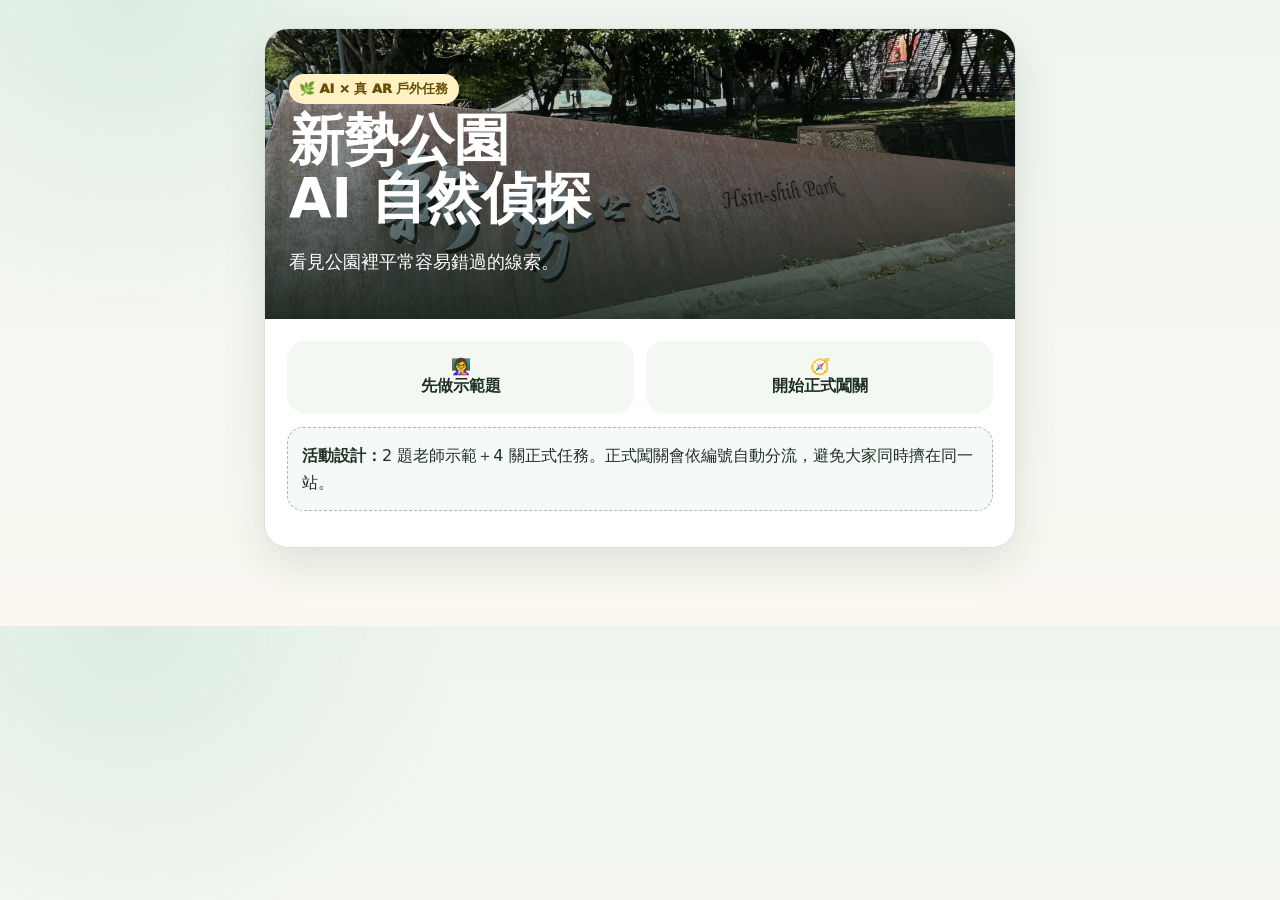
<file: index.html>
<!doctype html>
<html lang="zh-Hant"><head>
<meta charset="utf-8"><meta name="viewport" content="width=device-width,initial-scale=1">
<title>新勢公園 AI 自然偵探</title><link rel="stylesheet" href="style.css">
</head><body><div class="shell">
<section class="card">
  <div class="hero" style="background-image:url('assets/cover.webp')">
    <div class="heroText"><span class="badge">🌿 AI × 真 AR 戶外任務</span>
    <h1>新勢公園<br>AI 自然偵探</h1>
    <p class="lead">看見公園裡平常容易錯過的線索。</p></div>
  </div>
  <div class="pad">
    <div class="grid2">
      <a class="infoTile" href="demo.html">👩‍🏫<br>先做示範題</a>
      <a class="infoTile" href="game.html">🧭<br>開始正式闖關</a>
    </div>
    <div class="notice"><b>活動設計：</b>2 題老師示範＋4 關正式任務。正式闖關會依編號自動分流，避免大家同時擠在同一站。</div>
  </div>
</section>
</div></body></html>
</file>
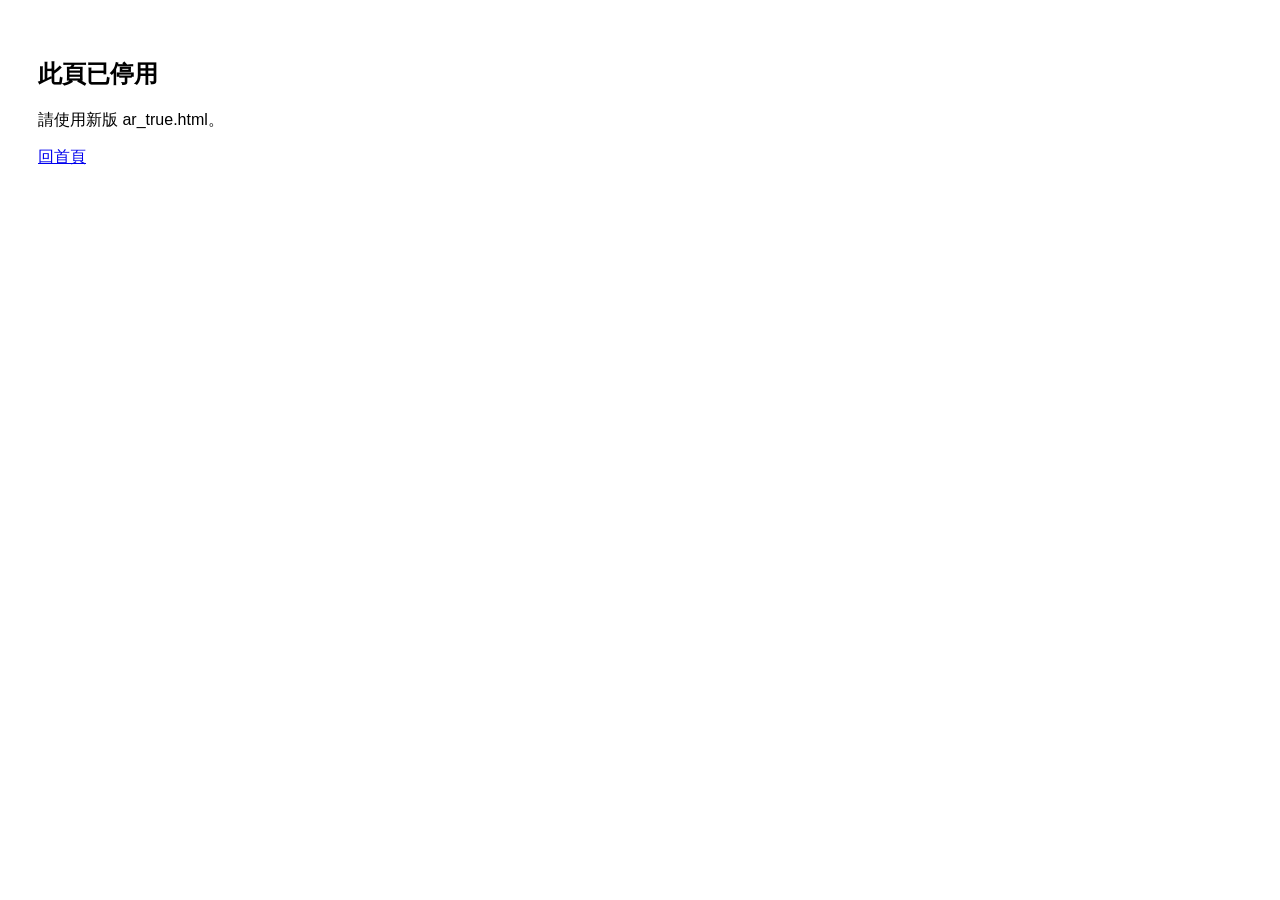
<file: ar.html>
<!doctype html><html lang="zh-Hant"><meta charset="utf-8"><meta name="viewport" content="width=device-width,initial-scale=1"><body style="font-family:sans-serif;padding:30px"><h2>此頁已停用</h2><p>請使用新版 ar_true.html。</p><a href="index.html">回首頁</a></body></html>
</file>
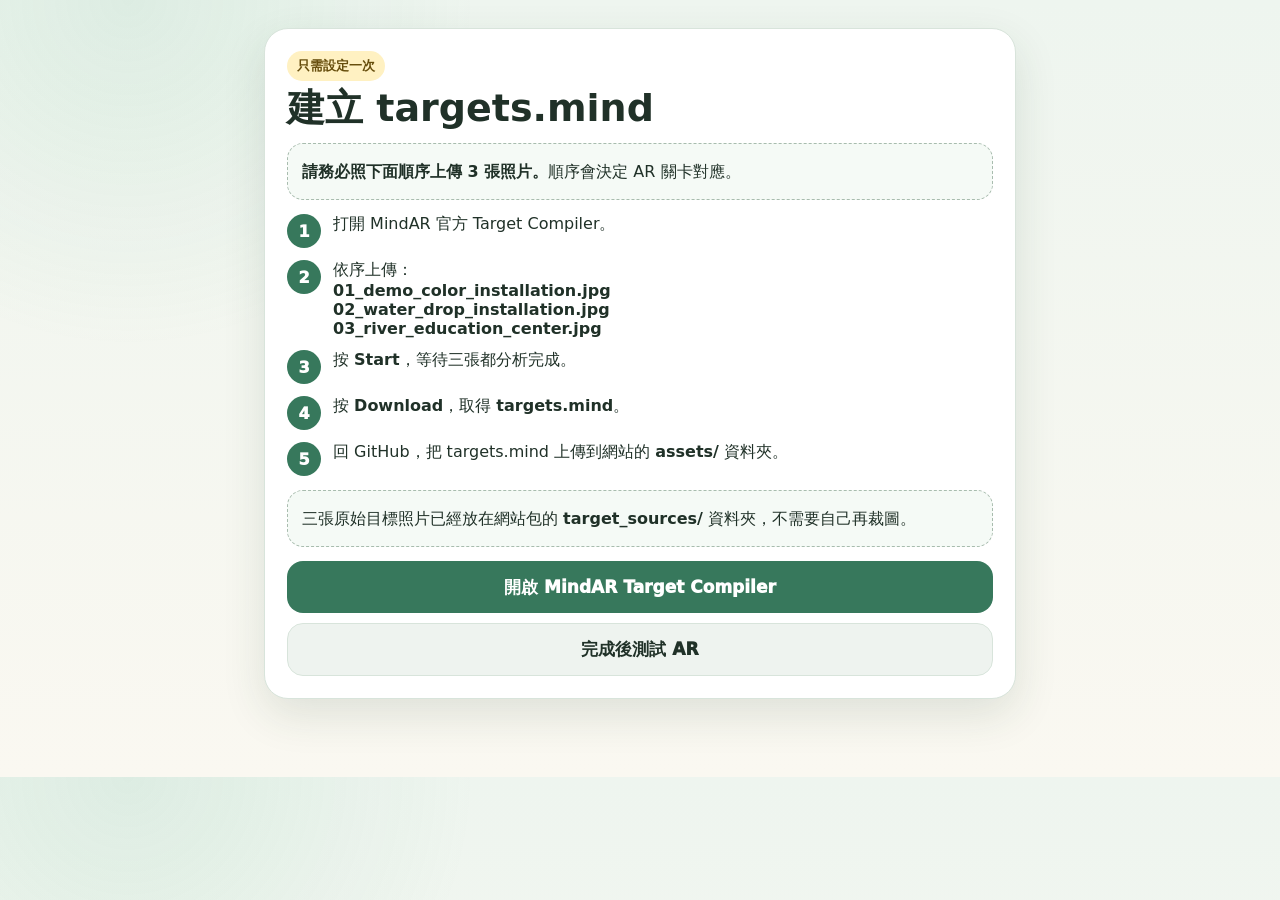
<file: ar_setup.html>
<!doctype html>
<html lang="zh-Hant"><head><meta charset="utf-8"><meta name="viewport" content="width=device-width,initial-scale=1">
<title>AR 設定說明｜新勢公園 AI 自然偵探</title><link rel="stylesheet" href="style.css"></head>
<body><div class="shell"><div class="card"><div class="pad">
<span class="badge">只需設定一次</span><h1 style="font-size:38px">建立 targets.mind</h1>
<div class="notice"><b>請務必照下面順序上傳 3 張照片。</b>順序會決定 AR 關卡對應。</div>
<div class="step"><div class="stepNo">1</div><div>打開 MindAR 官方 Target Compiler。</div></div>
<div class="step"><div class="stepNo">2</div><div>依序上傳：<br><b>01_demo_color_installation.jpg</b><br><b>02_water_drop_installation.jpg</b><br><b>03_river_education_center.jpg</b></div></div>
<div class="step"><div class="stepNo">3</div><div>按 <b>Start</b>，等待三張都分析完成。</div></div>
<div class="step"><div class="stepNo">4</div><div>按 <b>Download</b>，取得 <b>targets.mind</b>。</div></div>
<div class="step"><div class="stepNo">5</div><div>回 GitHub，把 targets.mind 上傳到網站的 <b>assets/</b> 資料夾。</div></div>
<div class="notice">三張原始目標照片已經放在網站包的 <b>target_sources/</b> 資料夾，不需要自己再裁圖。</div>
<a class="btn primary block" href="https://hiukim.github.io/mind-ar-js-doc/tools/compile/" target="_blank" rel="noopener">開啟 MindAR Target Compiler</a>
<a class="btn secondary block" style="margin-top:10px" href="ar_test.html">完成後測試 AR</a>
</div></div></div></body></html>
</file>
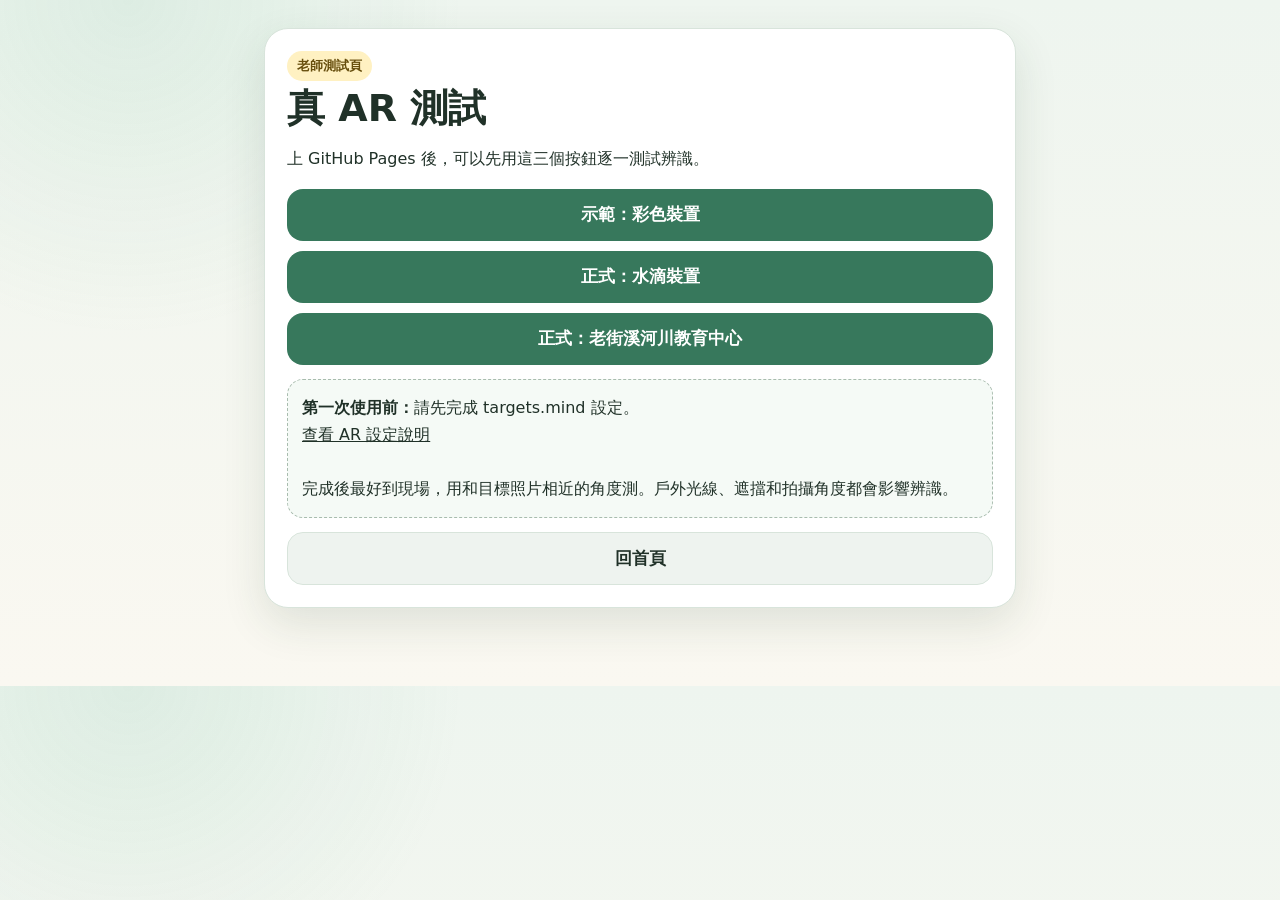
<file: ar_test.html>
<!doctype html><html lang="zh-Hant"><head><meta charset="utf-8"><meta name="viewport" content="width=device-width,initial-scale=1"><link rel="stylesheet" href="style.css"><title>AR 測試</title></head>
<body><div class="shell"><div class="card"><div class="pad"><span class="badge">老師測試頁</span><h1 style="font-size:38px">真 AR 測試</h1>
<p>上 GitHub Pages 後，可以先用這三個按鈕逐一測試辨識。</p>
<a class="btn primary block" href="ar_true.html?target=demo&return=ar_test.html">示範：彩色裝置</a>
<a class="btn primary block" style="margin-top:10px" href="ar_true.html?target=water&return=ar_test.html">正式：水滴裝置</a>
<a class="btn primary block" style="margin-top:10px" href="ar_true.html?target=river&return=ar_test.html">正式：老街溪河川教育中心</a>
<div class="notice"><b>第一次使用前：</b>請先完成 targets.mind 設定。<br><a href="ar_setup.html" style="text-decoration:underline">查看 AR 設定說明</a><br><br>完成後最好到現場，用和目標照片相近的角度測。戶外光線、遮擋和拍攝角度都會影響辨識。</div>
<a class="btn secondary block" href="index.html">回首頁</a>
</div></div></div></body></html>
</file>
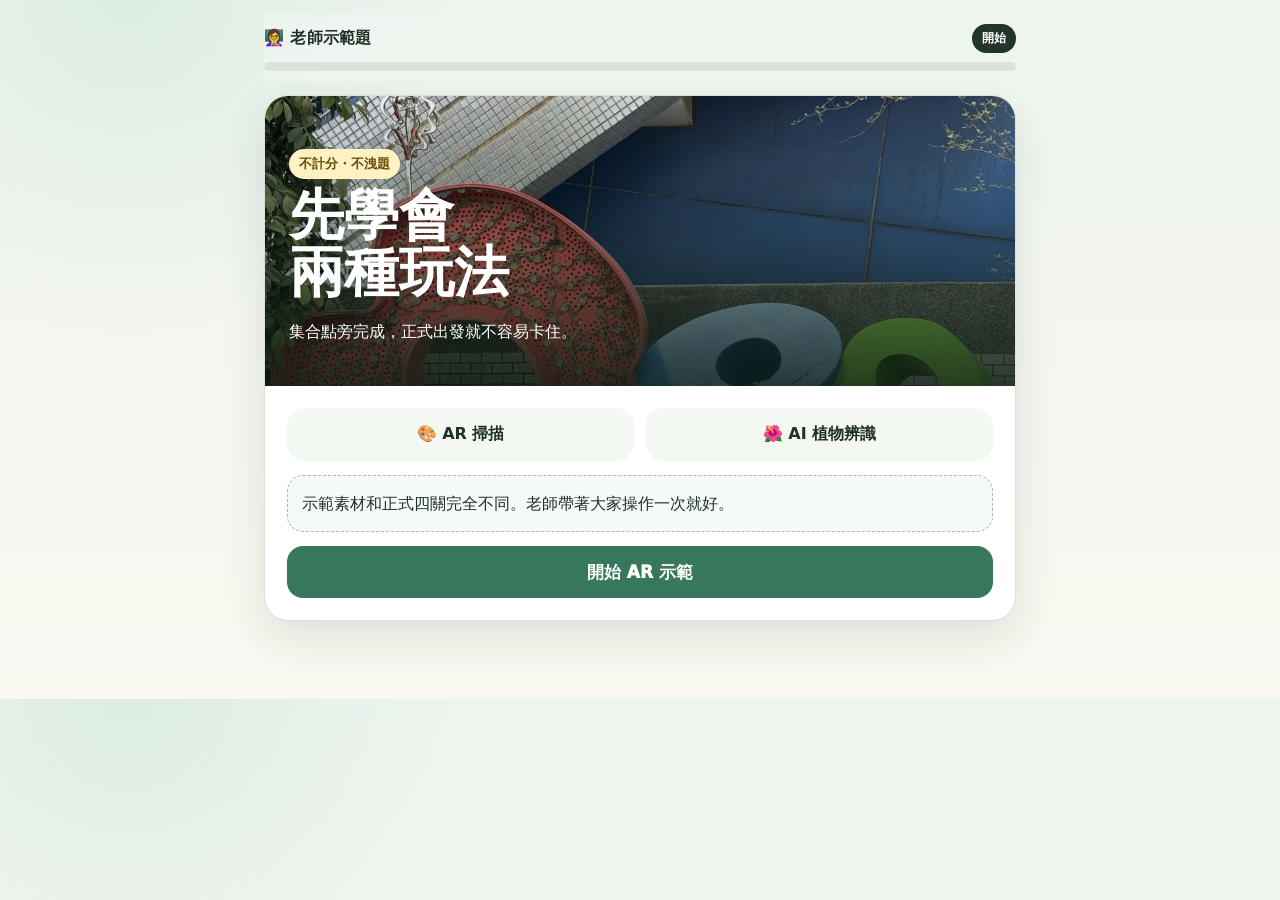
<file: demo.html>
<!doctype html>
<html lang="zh-Hant"><head>
<meta charset="utf-8"><meta name="viewport" content="width=device-width,initial-scale=1">
<title>示範題｜新勢公園 AI 自然偵探</title><link rel="stylesheet" href="style.css">
</head><body><div class="shell">
<header class="topbar"><div class="topline"><div class="brand">👩‍🏫 老師示範題</div><div class="pill" id="demoStep">開始</div></div>
<div class="progress"><i id="demoBar"></i></div></header>

<section class="card" id="d0">
 <div class="hero" style="background-image:url('assets/demo_ar.webp')"><div class="heroText">
 <span class="badge">不計分・不洩題</span><h1>先學會<br>兩種玩法</h1>
 <p>集合點旁完成，正式出發就不容易卡住。</p></div></div>
 <div class="pad">
   <div class="grid2"><div class="infoTile">🎨 AR 掃描</div><div class="infoTile">🌺 AI 植物辨識</div></div>
   <div class="notice">示範素材和正式四關完全不同。老師帶著大家操作一次就好。</div>
   <button class="btn primary block" onclick="goDemo(1)">開始 AR 示範</button>
 </div>
</section>

<section class="card" id="d1" hidden><div class="pad">
 <span class="badge">示範 A｜AR</span><h2>找到集合點旁的彩色裝置</h2>
 <img class="photo portrait" src="assets/demo_ar.webp" alt="彩色裝置">
 <p>找到照片裡的紅、藍、綠裝置後，開啟 AR 體驗。</p>
 <a class="btn gold block" href="ar_true.html?target=demo&return=demo.html%3Fstep%3D2">📱 開啟 AR 示範</a>
 <p class="small">AR 頁面會使用相機，請允許相機權限。</p>
</div></section>

<section class="card" id="d2" hidden><div class="pad">
 <span class="badge">示範 B｜AI 植物辨識</span><h2>找到集合點旁的扶桑花</h2>
 <img class="photo portrait" src="assets/demo_plant.webp" alt="扶桑花">
 <div class="step"><div class="stepNo">1</div><div><b>找到同一株植物</b><br>先觀察花和葉子的形狀。</div></div>
 <div class="step"><div class="stepNo">2</div><div><b>拍一張「花＋葉」都清楚的照片</b></div></div>
 <div class="step"><div class="stepNo">3</div><div><b>把照片傳給 AI</b><br>問：「請問這是什麼植物？」</div></div>
 <div class="notice">AI 回答後，再回到這裡選答案。</div>
 <button class="choice" onclick="demoPlant(false,this)">A. 杜鵑</button>
 <button class="choice" onclick="demoPlant(true,this)">B. 扶桑（朱槿）</button>
 <button class="choice" onclick="demoPlant(false,this)">C. 馬纓丹</button>
 <div id="demoFeedback" class="feedback"></div>
 <button id="demoDone" class="btn primary block" style="display:none;margin-top:12px" onclick="goDemo(3)">完成示範</button>
</div></section>

<section class="card" id="d3" hidden><div class="pad" style="text-align:center">
 <span class="badge">示範完成</span><h2>🎉 正式闖關可以出發了</h2>
 <div class="notice"><b>AR：</b>找地標 → 開相機 → 對準 → 看虛擬圖案<br><br><b>植物：</b>找植物 → 拍照 → 問 AI → 回網站作答</div>
 <a class="btn primary block" href="game.html">進入正式闖關</a>
 <a class="btn secondary block" style="margin-top:10px" href="index.html">回首頁</a>
</div></section>
</div>
<script>
function goDemo(n){ history.replaceState(null,'','demo.html?step='+n); renderDemo(); }
function renderDemo(){
 const p=new URLSearchParams(location.search); const n=Number(p.get('step')||0);
 for(let i=0;i<4;i++) document.getElementById('d'+i).hidden=i!==n;
 document.getElementById('demoStep').textContent=n===0?'開始':(n===3?'完成':'示範 '+n+'/2');
 document.getElementById('demoBar').style.width=(n===0?0:n===1?45:n===2?75:100)+'%';
 window.scrollTo(0,0);
}
function demoPlant(ok,el){
 document.querySelectorAll('#d2 .choice').forEach(x=>x.classList.remove('correct','wrong'));
 const f=document.getElementById('demoFeedback'); f.className='feedback show '+(ok?'ok':'no');
 if(ok){el.classList.add('correct'); f.textContent='✅ 正確！這就是正式植物題的操作流程。'; document.getElementById('demoDone').style.display='flex';}
 else {el.classList.add('wrong'); f.textContent='再看看花的形狀。這是示範題，可以再試一次。';}
}
renderDemo();
</script></body></html>
</file>
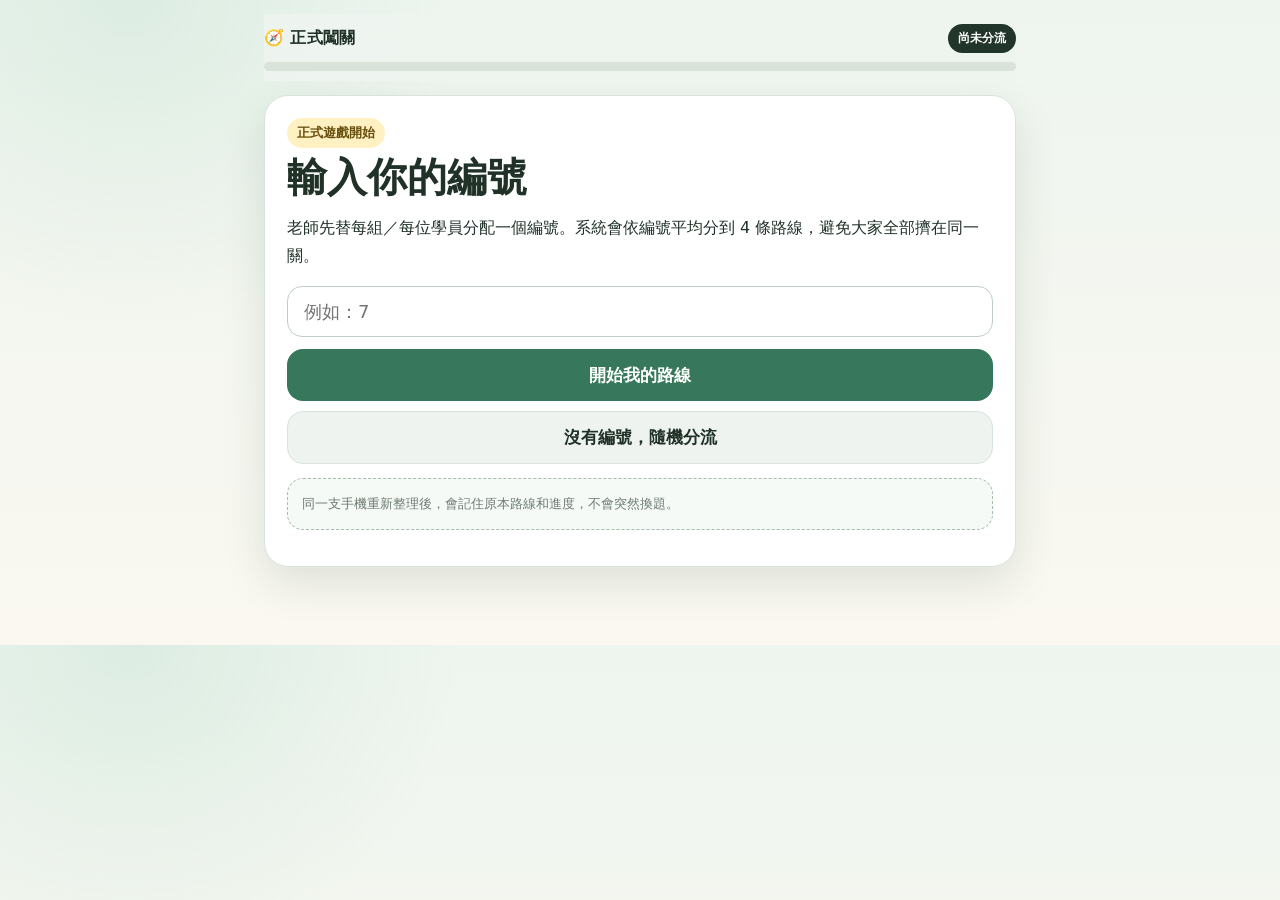
<file: game.html>
<!doctype html>
<html lang="zh-Hant"><head>
<meta charset="utf-8"><meta name="viewport" content="width=device-width,initial-scale=1">
<title>正式闖關｜新勢公園 AI 自然偵探</title><link rel="stylesheet" href="style.css">
</head><body><div class="shell">
<header class="topbar"><div class="topline"><div class="brand">🧭 正式闖關</div><div class="pill" id="routePill">尚未分流</div></div>
<div class="progress"><i id="gameBar"></i></div></header>

<section id="setup" class="card"><div class="pad">
 <span class="badge">正式遊戲開始</span><h1 style="font-size:40px">輸入你的編號</h1>
 <p>老師先替每組／每位學員分配一個編號。系統會依編號平均分到 4 條路線，避免大家全部擠在同一關。</p>
 <input class="input" id="groupNo" inputmode="numeric" placeholder="例如：7">
 <button class="btn primary block" style="margin-top:12px" onclick="startGame()">開始我的路線</button>
 <button class="btn secondary block" style="margin-top:10px" onclick="randomStart()">沒有編號，隨機分流</button>
 <div class="notice small">同一支手機重新整理後，會記住原本路線和進度，不會突然換題。</div>
</div></section>

<section id="game" hidden>
 <div class="card"><div class="pad">
   <div class="taskHead"><div><span class="badge" id="taskType"></span><h2 id="taskTitle"></h2></div><div class="routeBadge" id="taskCount"></div></div>
   <div id="taskBody"></div>
 </div></div>
 <div class="card"><div class="pad">
   <h3>我的四站路線</h3><div class="routeList" id="routeList"></div>
   <button class="btn danger block" onclick="resetGame()">老師協助：重新開始</button>
 </div></div>
</section>

<section id="finish" class="card" hidden><div class="pad" style="text-align:center">
 <span class="badge">MISSION COMPLETE</span><h1 style="font-size:42px">🎉 四關完成！</h1>
 <p class="lead">你們用 AR 看見虛擬線索，也用 AI 認識真實植物。</p>
 <div class="resultGrid"><div>💧</div><div>🌼</div><div>🌊</div><div>🤍</div></div>
 <div class="notice"><b>今天真正重要的技能：</b><br>AI 可以幫忙辨識，但「觀察」還是要留在人類手上。</div>
 <a class="btn secondary block" href="index.html">回活動首頁</a>
</div></section>
</div>

<script>
const TASKS={
 water:{name:'水滴守護者',type:'AR 關卡',icon:'💧'},
 yellow:{name:'黃金花序植物',type:'AI 植物辨識',icon:'🌼'},
 river:{name:'老街溪河川教育中心',type:'AR 關卡',icon:'🌊'},
 white:{name:'白色長瓣花',type:'AI＋現場觀察',icon:'🤍'}
};
const ROUTES=[
 ['water','yellow','river','white'],
 ['yellow','river','white','water'],
 ['river','white','water','yellow'],
 ['white','water','yellow','river']
];
let state=JSON.parse(localStorage.getItem('xinshi_game')||'null');

function save(){localStorage.setItem('xinshi_game',JSON.stringify(state))}
function startGame(){
 const n=Number(document.getElementById('groupNo').value);
 if(!Number.isInteger(n)||n<1||n>99){alert('請輸入 1～99 的編號');return}
 state={no:n,route:(n-1)%4,idx:0,completed:[]}; save(); render();
}
function randomStart(){const r=Math.floor(Math.random()*4);state={no:'R',route:r,idx:0,completed:[]};save();render()}
function resetGame(){
 const p=prompt('請輸入老師密碼');
 if(p!=='0910'){if(p!==null) alert('密碼不正確');return}
 localStorage.removeItem('xinshi_game');
 ['water','river'].forEach(x=>localStorage.removeItem('xinshi_ar_'+x));
 state=null; location.reload();
}
function nextTask(){
 const key=ROUTES[state.route][state.idx];
 if(!state.completed.includes(key)) state.completed.push(key);
 state.idx++; save(); render(); window.scrollTo(0,0);
}
function choosePlant(correct,el,fbid,nextid){
 document.querySelectorAll('.plantChoice').forEach(x=>x.classList.remove('correct','wrong'));
 const f=document.getElementById(fbid); f.className='feedback show '+(correct?'ok':'no');
 if(correct){el.classList.add('correct');f.textContent='✅ 正確！這一站完成。';document.getElementById(nextid).style.display='flex'}
 else{el.classList.add('wrong');f.textContent='還不對。可以再看一次現場植物，或把照片重新交給 AI 辨識。'}
}
function yellowBody(){
 return `<img class="photo portrait" src="assets/plant_yellow.webp" alt="黃色花序植物">
 <p><b>任務：</b>找到照片中的植物，拍下「黃色花序＋葉子」，再把照片交給 AI。</p>
 <div class="notice">可以問 AI：<br><b>「請辨識這是什麼植物？請根據花、葉形與樹型判斷。」</b></div>
 <p>AI 辨識後，回來選答案：</p>
 <button class="choice plantChoice" onclick="choosePlant(true,this,'yf','yn')">A. 台灣欒樹</button>
 <button class="choice plantChoice" onclick="choosePlant(false,this,'yf','yn')">B. 黃金風鈴木</button>
 <button class="choice plantChoice" onclick="choosePlant(false,this,'yf','yn')">C. 阿勃勒</button>
 <div id="yf" class="feedback"></div><button id="yn" class="btn primary block" style="display:none;margin-top:12px" onclick="nextTask()">完成，前往下一站</button>`;
}
function whiteBody(){
 return `<img class="photo portrait" src="assets/plant_white.webp" alt="白色長瓣花">
 <p><b>第一步：</b>找到照片中的植物，拍下「花＋葉」，交給 AI 辨識。</p>
 <div class="notice">可以問 AI：<br><b>「這是什麼植物？請說明你從花瓣和葉形看到了什麼。」</b></div>
 <p>AI 辨識後，先選植物名稱：</p>
 <button class="choice plantChoice" onclick="whiteName(true,this)">A. 文珠蘭</button>
 <button class="choice plantChoice" onclick="whiteName(false,this)">B. 朱頂紅</button>
 <button class="choice plantChoice" onclick="whiteName(false,this)">C. 杜鵑</button>
 <div id="wf1" class="feedback"></div>
 <div id="observe" style="display:none"><hr class="sep"><h3>👀 第二步：這題不准問 AI</h3>
 <p>直接觀察眼前的葉子，它比較接近哪一種？</p>
 <button class="choice" onclick="whiteObserve(true,this)">A. 寬長的帶狀葉</button>
 <button class="choice" onclick="whiteObserve(false,this)">B. 細小針狀葉</button>
 <button class="choice" onclick="whiteObserve(false,this)">C. 圓形肉質葉</button>
 <div id="wf2" class="feedback"></div>
 <button id="wn" class="btn primary block" style="display:none;margin-top:12px" onclick="nextTask()">完成，前往下一站</button></div>`;
}
function whiteName(ok,el){
 const f=document.getElementById('wf1');f.className='feedback show '+(ok?'ok':'no');
 if(ok){el.classList.add('correct');f.textContent='✅ AI 辨識完成。接下來請用自己的眼睛觀察。';document.getElementById('observe').style.display='block'}
 else{el.classList.add('wrong');f.textContent='再看看白色細長花瓣和寬大的帶狀葉。'}
}
function whiteObserve(ok,el){
 const f=document.getElementById('wf2');f.className='feedback show '+(ok?'ok':'no');
 if(ok){el.classList.add('correct');f.textContent='✅ 正確！這一站完成。';document.getElementById('wn').style.display='flex'}
 else{el.classList.add('wrong');f.textContent='再直接看一次現場葉片的形狀。'}
}
function arBody(key){
 const info=key==='water'
 ? {img:'assets/ar_water.webp',desc:'找到水質淨化區的水滴角色裝置。',target:'water'}
 : {img:'assets/ar_river.webp',desc:'找到「老街溪 河川教育中心」招牌。',target:'river'};
 const done=localStorage.getItem('xinshi_ar_'+info.target)==='done';
 return `<img class="photo portrait" src="${info.img}">
 <p><b>任務：</b>${info.desc}</p>
 <div class="notice">到現場後開啟相機，將地標放進掃描框中央，看看會浮出什麼河川圖騰。</div>
 <a class="btn gold block" href="ar_true.html?target=${info.target}&return=game.html">📱 開啟 AR 掃描</a>
 ${done?`<div class="feedback show ok">✅ AR 已完成，可以前往下一站。</div><button class="btn primary block" style="margin-top:12px" onclick="nextTask()">完成，前往下一站</button>`:`<p class="small">掃描完成後會自動記錄。回到這頁即可繼續。</p>`}`;
}
function render(){
 const setup=document.getElementById('setup'), game=document.getElementById('game'), finish=document.getElementById('finish');
 if(!state){setup.hidden=false;game.hidden=true;finish.hidden=true;return}
 setup.hidden=true;
 document.getElementById('routePill').textContent='路線 '+String.fromCharCode(65+state.route);
 if(state.idx>=4){game.hidden=true;finish.hidden=false;document.getElementById('gameBar').style.width='100%';return}
 finish.hidden=true;game.hidden=false;
 const route=ROUTES[state.route], key=route[state.idx], t=TASKS[key];
 document.getElementById('taskType').textContent=t.type;
 document.getElementById('taskTitle').textContent=t.icon+' '+t.name;
 document.getElementById('taskCount').textContent=`第 ${state.idx+1} / 4 站`;
 document.getElementById('gameBar').style.width=(state.idx/4*100)+'%';
 document.getElementById('taskBody').innerHTML=key==='yellow'?yellowBody():key==='white'?whiteBody():arBody(key);
 document.getElementById('routeList').innerHTML=route.map((k,i)=>`<div class="routeItem ${i<state.idx?'done':i===state.idx?'current':''}"><div class="routeDot">${i+1}</div><div>${TASKS[k].icon} ${TASKS[k].name}</div></div>`).join('');
}
render();
</script></body></html>
</file>
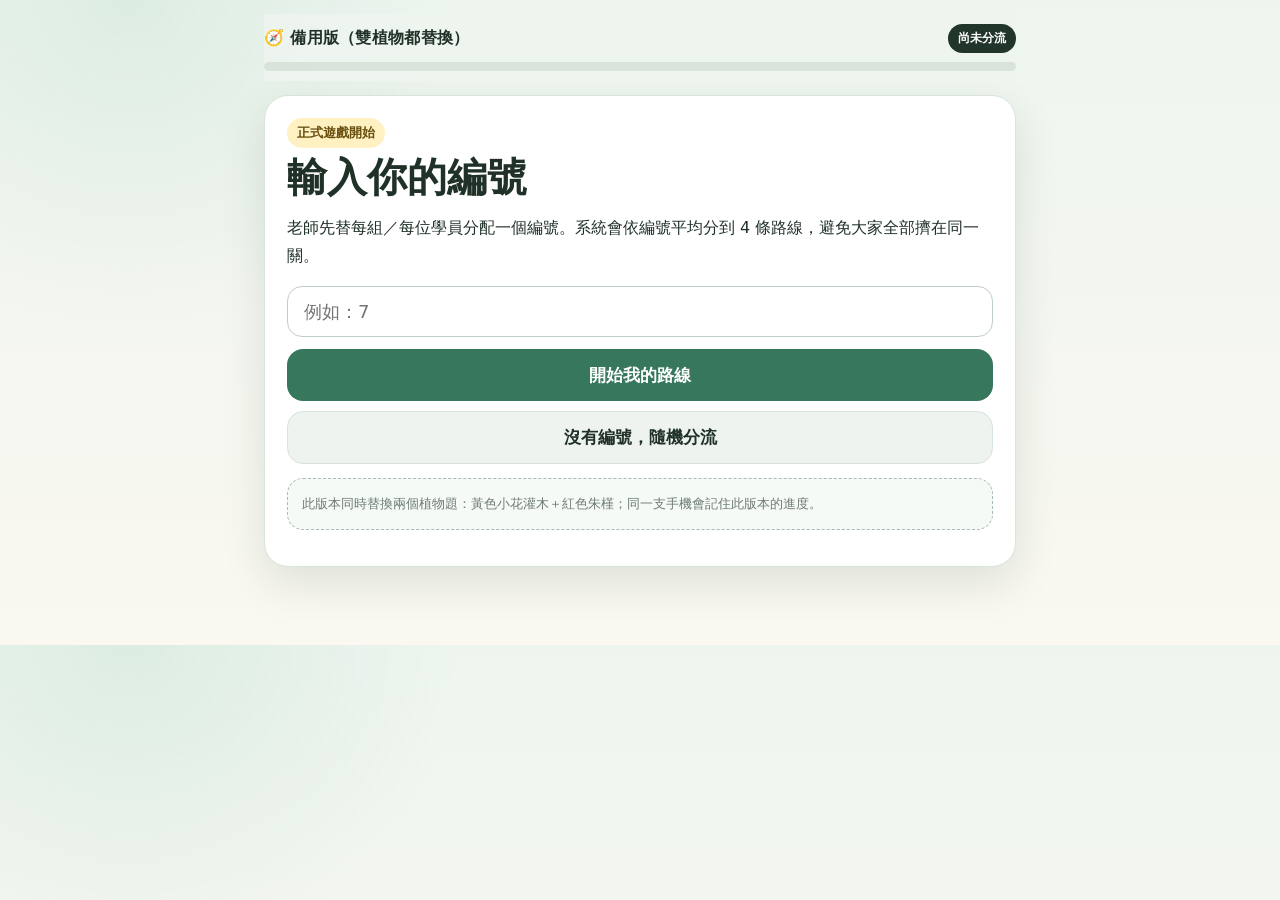
<file: game_backup_both.html>
<!doctype html>
<html lang="zh-Hant"><head>
<meta charset="utf-8"><meta name="viewport" content="width=device-width,initial-scale=1">
<title>備用版（雙植物都替換）｜新勢公園 AI 自然偵探</title><link rel="stylesheet" href="style.css">
</head><body><div class="shell">
<header class="topbar"><div class="topline"><div class="brand">🧭 備用版（雙植物都替換）</div><div class="pill" id="routePill">尚未分流</div></div>
<div class="progress"><i id="gameBar"></i></div></header>

<section id="setup" class="card"><div class="pad">
 <span class="badge">正式遊戲開始</span><h1 style="font-size:40px">輸入你的編號</h1>
 <p>老師先替每組／每位學員分配一個編號。系統會依編號平均分到 4 條路線，避免大家全部擠在同一關。</p>
 <input class="input" id="groupNo" inputmode="numeric" placeholder="例如：7">
 <button class="btn primary block" style="margin-top:12px" onclick="startGame()">開始我的路線</button>
 <button class="btn secondary block" style="margin-top:10px" onclick="randomStart()">沒有編號，隨機分流</button>
 <div class="notice small">此版本同時替換兩個植物題：黃色小花灌木＋紅色朱槿；同一支手機會記住此版本的進度。</div>
</div></section>

<section id="game" hidden>
 <div class="card"><div class="pad">
   <div class="taskHead"><div><span class="badge" id="taskType"></span><h2 id="taskTitle"></h2></div><div class="routeBadge" id="taskCount"></div></div>
   <div id="taskBody"></div>
 </div></div>
 <div class="card"><div class="pad">
   <h3>我的四站路線</h3><div class="routeList" id="routeList"></div>
   <button class="btn danger block" onclick="resetGame()">老師協助：重新開始</button>
 </div></div>
</section>

<section id="finish" class="card" hidden><div class="pad" style="text-align:center">
 <span class="badge">MISSION COMPLETE</span><h1 style="font-size:42px">🎉 四關完成！</h1>
 <p class="lead">你們用 AR 看見虛擬線索，也用 AI 認識真實植物。</p>
 <div class="resultGrid"><div>💧</div><div>🌼</div><div>🌊</div><div>🌿</div></div>
 <div class="notice"><b>今天真正重要的技能：</b><br>AI 可以幫忙辨識，但「觀察」還是要留在人類手上。</div>
 <a class="btn secondary block" href="index.html">回活動首頁</a>
 </div></section>
</div>

<script>
const STORAGE_KEY = 'xinshi_game_backup_both';
const TASKS={
 water:{name:'水滴守護者',type:'AR 關卡',icon:'💧'},
 yellow:{name:'黃色小花灌木',type:'AI 植物辨識',icon:'🌼'},
 river:{name:'老街溪河川教育中心',type:'AR 關卡',icon:'🌊'},
 white:{name:'紅色花朵植物',type:'AI 植物辨識',icon:'🌿'}
};
const ROUTES=[
 ['water','yellow','river','white'],
 ['yellow','river','white','water'],
 ['river','white','water','yellow'],
 ['white','water','yellow','river']
];
let state=JSON.parse(localStorage.getItem(STORAGE_KEY)||'null');

function save(){localStorage.setItem(STORAGE_KEY,JSON.stringify(state))}
function startGame(){
 const n=Number(document.getElementById('groupNo').value);
 if(!Number.isInteger(n)||n<1||n>99){alert('請輸入 1～99 的編號');return}
 state={no:n,route:(n-1)%4,idx:0,completed:[]}; save(); render();
}
function randomStart(){const r=Math.floor(Math.random()*4);state={no:'R',route:r,idx:0,completed:[]};save();render()}
function resetGame(){
 const p=prompt('請輸入老師密碼');
 if(p!=='0910'){if(p!==null) alert('密碼不正確');return}
 localStorage.removeItem(STORAGE_KEY);
 ['water','river'].forEach(x=>localStorage.removeItem('xinshi_ar_'+x));
 state=null; location.reload();
}
function nextTask(){
 const key=ROUTES[state.route][state.idx];
 if(!state.completed.includes(key)) state.completed.push(key);
 state.idx++; save(); render(); window.scrollTo(0,0);
}
function choosePlant(correct,el,fbid,nextid){
 document.querySelectorAll('.plantChoice').forEach(x=>x.classList.remove('correct','wrong'));
 const f=document.getElementById(fbid); f.className='feedback show '+(correct?'ok':'no');
 if(correct){el.classList.add('correct');f.textContent='✅ 正確！這一站完成。';document.getElementById(nextid).style.display='flex'}
 else{el.classList.add('wrong');f.textContent='還不對。可以再看一次現場植物，或把照片重新交給 AI 辨識。'}
}

function yellowBody(){
 return `<img class="photo portrait" src="assets/backup_yellow.webp" alt="黃色小花灌木">
 <p><b>任務：</b>找到照片中的植物，拍下「黃色花＋葉子」，再把照片交給 AI。</p>
 <div class="notice">可以問 AI：<br><b>「請辨識這是什麼植物？請根據花朵與葉形判斷。」</b></div>
 <p>AI 辨識後，回來選答案：</p>
 <button class="choice plantChoice" onclick="choosePlant(true,this,'yf','yn')">A. 馬纓丹</button>
 <button class="choice plantChoice" onclick="choosePlant(false,this,'yf','yn')">B. 仙丹花</button>
 <button class="choice plantChoice" onclick="choosePlant(false,this,'yf','yn')">C. 金露花</button>
 <div id="yf" class="feedback"></div><button id="yn" class="btn primary block" style="display:none;margin-top:12px" onclick="nextTask()">完成，前往下一站</button>`;
}


function whiteBody(){
 return `<img class="photo portrait" src="assets/backup_red.webp" alt="紅色朱槿">
 <p><b>任務：</b>找到照片中的植物，拍下「紅花＋葉子」，交給 AI 辨識。</p>
 <div class="notice">可以問 AI：<br><b>「請辨識這是什麼植物？請根據花朵與葉形判斷。」</b></div>
 <p>AI 辨識後，回來選答案：</p>
 <button class="choice plantChoice" onclick="choosePlant(true,this,'wf','wn')">A. 朱槿</button>
 <button class="choice plantChoice" onclick="choosePlant(false,this,'wf','wn')">B. 扶桑菊</button>
 <button class="choice plantChoice" onclick="choosePlant(false,this,'wf','wn')">C. 九重葛</button>
 <div id="wf" class="feedback"></div>
 <button id="wn" class="btn primary block" style="display:none;margin-top:12px" onclick="nextTask()">完成，前往下一站</button>`;
}

function arBody(key){
 const info=key==='water'
 ? {img:'assets/ar_water.webp',desc:'找到水質淨化區的水滴角色裝置。',target:'water'}
 : {img:'assets/ar_river.webp',desc:'找到「老街溪 河川教育中心」招牌。',target:'river'};
 const done=localStorage.getItem('xinshi_ar_'+info.target)==='done';
 return `<img class="photo portrait" src="${info.img}">
 <p><b>任務：</b>${info.desc}</p>
 <div class="notice">到現場後開啟相機，將地標放進掃描框中央，看看會浮出什麼河川圖騰。</div>
 <a class="btn gold block" href="ar_true.html?target=${info.target}&return=game_backup_both.html">📱 開啟 AR 掃描</a>
 ${done?`<div class="feedback show ok">✅ AR 已完成，可以前往下一站。</div><button class="btn primary block" style="margin-top:12px" onclick="nextTask()">完成，前往下一站</button>`:`<p class="small">掃描完成後會自動記錄。回到這頁即可繼續。</p>`}`;
}
function render(){
 const setup=document.getElementById('setup'), game=document.getElementById('game'), finish=document.getElementById('finish');
 if(!state){setup.hidden=false;game.hidden=true;finish.hidden=true;return}
 setup.hidden=true;
 document.getElementById('routePill').textContent='路線 '+String.fromCharCode(65+state.route);
 if(state.idx>=4){game.hidden=true;finish.hidden=false;document.getElementById('gameBar').style.width='100%';return}
 finish.hidden=true;game.hidden=false;
 const route=ROUTES[state.route], key=route[state.idx], t=TASKS[key];
 document.getElementById('taskType').textContent=t.type;
 document.getElementById('taskTitle').textContent=t.icon+' '+t.name;
 document.getElementById('taskCount').textContent=`第 ${state.idx+1} / 4 站`;
 document.getElementById('gameBar').style.width=(state.idx/4*100)+'%';
 document.getElementById('taskBody').innerHTML=key==='yellow'?yellowBody():key==='white'?whiteBody():arBody(key);
 document.getElementById('routeList').innerHTML=route.map((k,i)=>`<div class="routeItem ${i<state.idx?'done':i===state.idx?'current':''}"><div class="routeDot">${i+1}</div><div>${TASKS[k].icon} ${TASKS[k].name}</div></div>`).join('');
}
render();
</script></body></html>
</file>
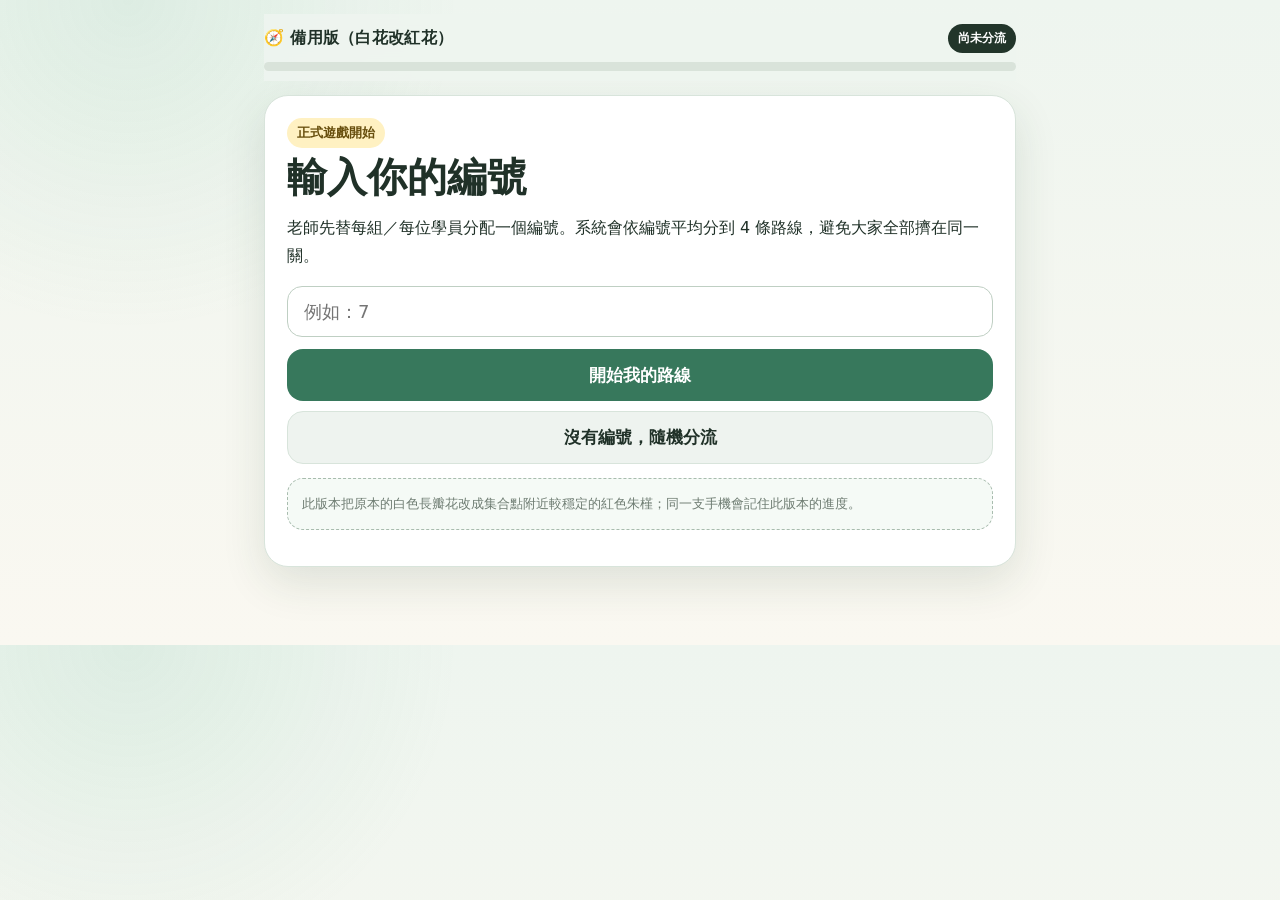
<file: game_backup_white.html>
<!doctype html>
<html lang="zh-Hant"><head>
<meta charset="utf-8"><meta name="viewport" content="width=device-width,initial-scale=1">
<title>備用版（白花改紅花）｜新勢公園 AI 自然偵探</title><link rel="stylesheet" href="style.css">
</head><body><div class="shell">
<header class="topbar"><div class="topline"><div class="brand">🧭 備用版（白花改紅花）</div><div class="pill" id="routePill">尚未分流</div></div>
<div class="progress"><i id="gameBar"></i></div></header>

<section id="setup" class="card"><div class="pad">
 <span class="badge">正式遊戲開始</span><h1 style="font-size:40px">輸入你的編號</h1>
 <p>老師先替每組／每位學員分配一個編號。系統會依編號平均分到 4 條路線，避免大家全部擠在同一關。</p>
 <input class="input" id="groupNo" inputmode="numeric" placeholder="例如：7">
 <button class="btn primary block" style="margin-top:12px" onclick="startGame()">開始我的路線</button>
 <button class="btn secondary block" style="margin-top:10px" onclick="randomStart()">沒有編號，隨機分流</button>
 <div class="notice small">此版本把原本的白色長瓣花改成集合點附近較穩定的紅色朱槿；同一支手機會記住此版本的進度。</div>
</div></section>

<section id="game" hidden>
 <div class="card"><div class="pad">
   <div class="taskHead"><div><span class="badge" id="taskType"></span><h2 id="taskTitle"></h2></div><div class="routeBadge" id="taskCount"></div></div>
   <div id="taskBody"></div>
 </div></div>
 <div class="card"><div class="pad">
   <h3>我的四站路線</h3><div class="routeList" id="routeList"></div>
   <button class="btn danger block" onclick="resetGame()">老師協助：重新開始</button>
 </div></div>
</section>

<section id="finish" class="card" hidden><div class="pad" style="text-align:center">
 <span class="badge">MISSION COMPLETE</span><h1 style="font-size:42px">🎉 四關完成！</h1>
 <p class="lead">你們用 AR 看見虛擬線索，也用 AI 認識真實植物。</p>
 <div class="resultGrid"><div>💧</div><div>🌼</div><div>🌊</div><div>🌿</div></div>
 <div class="notice"><b>今天真正重要的技能：</b><br>AI 可以幫忙辨識，但「觀察」還是要留在人類手上。</div>
 <a class="btn secondary block" href="index.html">回活動首頁</a>
 </div></section>
</div>

<script>
const STORAGE_KEY = 'xinshi_game_backup_white';
const TASKS={
 water:{name:'水滴守護者',type:'AR 關卡',icon:'💧'},
 yellow:{name:'黃金花序植物',type:'AI 植物辨識',icon:'🌼'},
 river:{name:'老街溪河川教育中心',type:'AR 關卡',icon:'🌊'},
 white:{name:'紅色花朵植物',type:'AI 植物辨識',icon:'🌿'}
};
const ROUTES=[
 ['water','yellow','river','white'],
 ['yellow','river','white','water'],
 ['river','white','water','yellow'],
 ['white','water','yellow','river']
];
let state=JSON.parse(localStorage.getItem(STORAGE_KEY)||'null');

function save(){localStorage.setItem(STORAGE_KEY,JSON.stringify(state))}
function startGame(){
 const n=Number(document.getElementById('groupNo').value);
 if(!Number.isInteger(n)||n<1||n>99){alert('請輸入 1～99 的編號');return}
 state={no:n,route:(n-1)%4,idx:0,completed:[]}; save(); render();
}
function randomStart(){const r=Math.floor(Math.random()*4);state={no:'R',route:r,idx:0,completed:[]};save();render()}
function resetGame(){
 const p=prompt('請輸入老師密碼');
 if(p!=='0910'){if(p!==null) alert('密碼不正確');return}
 localStorage.removeItem(STORAGE_KEY);
 ['water','river'].forEach(x=>localStorage.removeItem('xinshi_ar_'+x));
 state=null; location.reload();
}
function nextTask(){
 const key=ROUTES[state.route][state.idx];
 if(!state.completed.includes(key)) state.completed.push(key);
 state.idx++; save(); render(); window.scrollTo(0,0);
}
function choosePlant(correct,el,fbid,nextid){
 document.querySelectorAll('.plantChoice').forEach(x=>x.classList.remove('correct','wrong'));
 const f=document.getElementById(fbid); f.className='feedback show '+(correct?'ok':'no');
 if(correct){el.classList.add('correct');f.textContent='✅ 正確！這一站完成。';document.getElementById(nextid).style.display='flex'}
 else{el.classList.add('wrong');f.textContent='還不對。可以再看一次現場植物，或把照片重新交給 AI 辨識。'}
}

function yellowBody(){
 return `<img class="photo portrait" src="assets/plant_yellow.webp" alt="黃色花序植物">
 <p><b>任務：</b>找到照片中的植物，拍下「黃色花序＋葉子」，再把照片交給 AI。</p>
 <div class="notice">可以問 AI：<br><b>「請辨識這是什麼植物？請根據花、葉形與樹型判斷。」</b></div>
 <p>AI 辨識後，回來選答案：</p>
 <button class="choice plantChoice" onclick="choosePlant(true,this,'yf','yn')">A. 台灣欒樹</button>
 <button class="choice plantChoice" onclick="choosePlant(false,this,'yf','yn')">B. 黃金風鈴木</button>
 <button class="choice plantChoice" onclick="choosePlant(false,this,'yf','yn')">C. 阿勃勒</button>
 <div id="yf" class="feedback"></div><button id="yn" class="btn primary block" style="display:none;margin-top:12px" onclick="nextTask()">完成，前往下一站</button>`;
}


function whiteBody(){
 return `<img class="photo portrait" src="assets/backup_red.webp" alt="紅色朱槿">
 <p><b>任務：</b>找到照片中的植物，拍下「紅花＋葉子」，交給 AI 辨識。</p>
 <div class="notice">可以問 AI：<br><b>「請辨識這是什麼植物？請根據花朵與葉形判斷。」</b></div>
 <p>AI 辨識後，回來選答案：</p>
 <button class="choice plantChoice" onclick="choosePlant(true,this,'wf','wn')">A. 朱槿</button>
 <button class="choice plantChoice" onclick="choosePlant(false,this,'wf','wn')">B. 扶桑菊</button>
 <button class="choice plantChoice" onclick="choosePlant(false,this,'wf','wn')">C. 九重葛</button>
 <div id="wf" class="feedback"></div>
 <button id="wn" class="btn primary block" style="display:none;margin-top:12px" onclick="nextTask()">完成，前往下一站</button>`;
}

function arBody(key){
 const info=key==='water'
 ? {img:'assets/ar_water.webp',desc:'找到水質淨化區的水滴角色裝置。',target:'water'}
 : {img:'assets/ar_river.webp',desc:'找到「老街溪 河川教育中心」招牌。',target:'river'};
 const done=localStorage.getItem('xinshi_ar_'+info.target)==='done';
 return `<img class="photo portrait" src="${info.img}">
 <p><b>任務：</b>${info.desc}</p>
 <div class="notice">到現場後開啟相機，將地標放進掃描框中央，看看會浮出什麼河川圖騰。</div>
 <a class="btn gold block" href="ar_true.html?target=${info.target}&return=game_backup_white.html">📱 開啟 AR 掃描</a>
 ${done?`<div class="feedback show ok">✅ AR 已完成，可以前往下一站。</div><button class="btn primary block" style="margin-top:12px" onclick="nextTask()">完成，前往下一站</button>`:`<p class="small">掃描完成後會自動記錄。回到這頁即可繼續。</p>`}`;
}
function render(){
 const setup=document.getElementById('setup'), game=document.getElementById('game'), finish=document.getElementById('finish');
 if(!state){setup.hidden=false;game.hidden=true;finish.hidden=true;return}
 setup.hidden=true;
 document.getElementById('routePill').textContent='路線 '+String.fromCharCode(65+state.route);
 if(state.idx>=4){game.hidden=true;finish.hidden=false;document.getElementById('gameBar').style.width='100%';return}
 finish.hidden=true;game.hidden=false;
 const route=ROUTES[state.route], key=route[state.idx], t=TASKS[key];
 document.getElementById('taskType').textContent=t.type;
 document.getElementById('taskTitle').textContent=t.icon+' '+t.name;
 document.getElementById('taskCount').textContent=`第 ${state.idx+1} / 4 站`;
 document.getElementById('gameBar').style.width=(state.idx/4*100)+'%';
 document.getElementById('taskBody').innerHTML=key==='yellow'?yellowBody():key==='white'?whiteBody():arBody(key);
 document.getElementById('routeList').innerHTML=route.map((k,i)=>`<div class="routeItem ${i<state.idx?'done':i===state.idx?'current':''}"><div class="routeDot">${i+1}</div><div>${TASKS[k].icon} ${TASKS[k].name}</div></div>`).join('');
}
render();
</script></body></html>
</file>
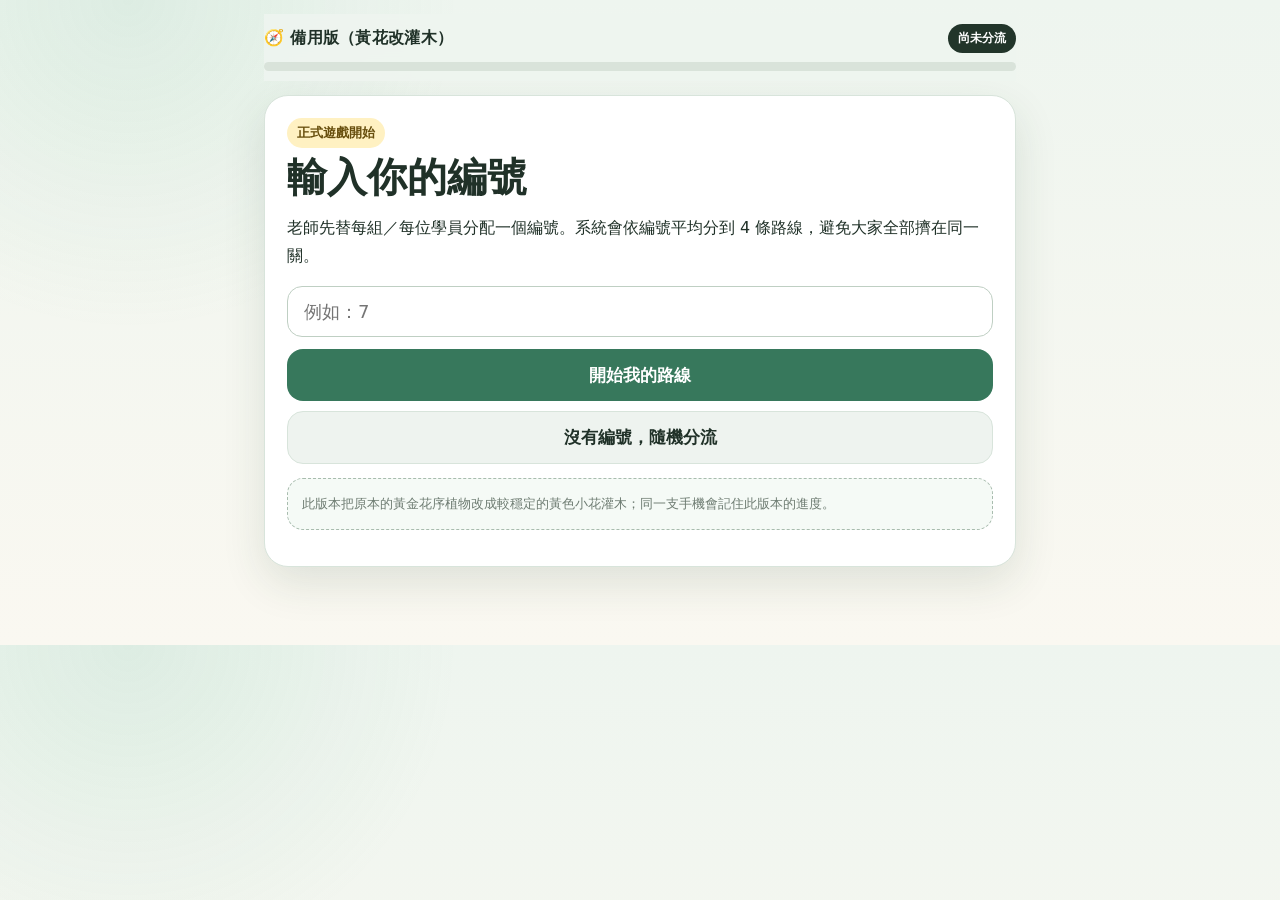
<file: game_backup_yellow.html>
<!doctype html>
<html lang="zh-Hant"><head>
<meta charset="utf-8"><meta name="viewport" content="width=device-width,initial-scale=1">
<title>備用版（黃花改灌木）｜新勢公園 AI 自然偵探</title><link rel="stylesheet" href="style.css">
</head><body><div class="shell">
<header class="topbar"><div class="topline"><div class="brand">🧭 備用版（黃花改灌木）</div><div class="pill" id="routePill">尚未分流</div></div>
<div class="progress"><i id="gameBar"></i></div></header>

<section id="setup" class="card"><div class="pad">
 <span class="badge">正式遊戲開始</span><h1 style="font-size:40px">輸入你的編號</h1>
 <p>老師先替每組／每位學員分配一個編號。系統會依編號平均分到 4 條路線，避免大家全部擠在同一關。</p>
 <input class="input" id="groupNo" inputmode="numeric" placeholder="例如：7">
 <button class="btn primary block" style="margin-top:12px" onclick="startGame()">開始我的路線</button>
 <button class="btn secondary block" style="margin-top:10px" onclick="randomStart()">沒有編號，隨機分流</button>
 <div class="notice small">此版本把原本的黃金花序植物改成較穩定的黃色小花灌木；同一支手機會記住此版本的進度。</div>
</div></section>

<section id="game" hidden>
 <div class="card"><div class="pad">
   <div class="taskHead"><div><span class="badge" id="taskType"></span><h2 id="taskTitle"></h2></div><div class="routeBadge" id="taskCount"></div></div>
   <div id="taskBody"></div>
 </div></div>
 <div class="card"><div class="pad">
   <h3>我的四站路線</h3><div class="routeList" id="routeList"></div>
   <button class="btn danger block" onclick="resetGame()">老師協助：重新開始</button>
 </div></div>
</section>

<section id="finish" class="card" hidden><div class="pad" style="text-align:center">
 <span class="badge">MISSION COMPLETE</span><h1 style="font-size:42px">🎉 四關完成！</h1>
 <p class="lead">你們用 AR 看見虛擬線索，也用 AI 認識真實植物。</p>
 <div class="resultGrid"><div>💧</div><div>🌼</div><div>🌊</div><div>🌿</div></div>
 <div class="notice"><b>今天真正重要的技能：</b><br>AI 可以幫忙辨識，但「觀察」還是要留在人類手上。</div>
 <a class="btn secondary block" href="index.html">回活動首頁</a>
 </div></section>
</div>

<script>
const STORAGE_KEY = 'xinshi_game_backup_yellow';
const TASKS={
 water:{name:'水滴守護者',type:'AR 關卡',icon:'💧'},
 yellow:{name:'黃色小花灌木',type:'AI 植物辨識',icon:'🌼'},
 river:{name:'老街溪河川教育中心',type:'AR 關卡',icon:'🌊'},
 white:{name:'白色長瓣花',type:'AI 植物辨識',icon:'🌿'}
};
const ROUTES=[
 ['water','yellow','river','white'],
 ['yellow','river','white','water'],
 ['river','white','water','yellow'],
 ['white','water','yellow','river']
];
let state=JSON.parse(localStorage.getItem(STORAGE_KEY)||'null');

function save(){localStorage.setItem(STORAGE_KEY,JSON.stringify(state))}
function startGame(){
 const n=Number(document.getElementById('groupNo').value);
 if(!Number.isInteger(n)||n<1||n>99){alert('請輸入 1～99 的編號');return}
 state={no:n,route:(n-1)%4,idx:0,completed:[]}; save(); render();
}
function randomStart(){const r=Math.floor(Math.random()*4);state={no:'R',route:r,idx:0,completed:[]};save();render()}
function resetGame(){
 const p=prompt('請輸入老師密碼');
 if(p!=='0910'){if(p!==null) alert('密碼不正確');return}
 localStorage.removeItem(STORAGE_KEY);
 ['water','river'].forEach(x=>localStorage.removeItem('xinshi_ar_'+x));
 state=null; location.reload();
}
function nextTask(){
 const key=ROUTES[state.route][state.idx];
 if(!state.completed.includes(key)) state.completed.push(key);
 state.idx++; save(); render(); window.scrollTo(0,0);
}
function choosePlant(correct,el,fbid,nextid){
 document.querySelectorAll('.plantChoice').forEach(x=>x.classList.remove('correct','wrong'));
 const f=document.getElementById(fbid); f.className='feedback show '+(correct?'ok':'no');
 if(correct){el.classList.add('correct');f.textContent='✅ 正確！這一站完成。';document.getElementById(nextid).style.display='flex'}
 else{el.classList.add('wrong');f.textContent='還不對。可以再看一次現場植物，或把照片重新交給 AI 辨識。'}
}

function yellowBody(){
 return `<img class="photo portrait" src="assets/backup_yellow.webp" alt="黃色小花灌木">
 <p><b>任務：</b>找到照片中的植物，拍下「黃色花＋葉子」，再把照片交給 AI。</p>
 <div class="notice">可以問 AI：<br><b>「請辨識這是什麼植物？請根據花朵與葉形判斷。」</b></div>
 <p>AI 辨識後，回來選答案：</p>
 <button class="choice plantChoice" onclick="choosePlant(true,this,'yf','yn')">A. 馬纓丹</button>
 <button class="choice plantChoice" onclick="choosePlant(false,this,'yf','yn')">B. 仙丹花</button>
 <button class="choice plantChoice" onclick="choosePlant(false,this,'yf','yn')">C. 金露花</button>
 <div id="yf" class="feedback"></div><button id="yn" class="btn primary block" style="display:none;margin-top:12px" onclick="nextTask()">完成，前往下一站</button>`;
}


function whiteBody(){
 return `<img class="photo portrait" src="assets/plant_white.webp" alt="白色長瓣花">
 <p><b>第一步：</b>找到照片中的植物，拍下「花＋葉」，交給 AI 辨識。</p>
 <div class="notice">可以問 AI：<br><b>「這是什麼植物？請說明你從花瓣和葉形看到了什麼。」</b></div>
 <p>AI 辨識後，先選植物名稱：</p>
 <button class="choice plantChoice" onclick="whiteName(true,this)">A. 文珠蘭</button>
 <button class="choice plantChoice" onclick="whiteName(false,this)">B. 朱頂紅</button>
 <button class="choice plantChoice" onclick="whiteName(false,this)">C. 杜鵑</button>
 <div id="wf1" class="feedback"></div>
 <div id="observe" style="display:none"><hr class="sep"><h3>👀 第二步：這題不准問 AI</h3>
 <p>直接觀察眼前的葉子，它比較接近哪一種？</p>
 <button class="choice" onclick="whiteObserve(true,this)">A. 寬長的帶狀葉</button>
 <button class="choice" onclick="whiteObserve(false,this)">B. 細小針狀葉</button>
 <button class="choice" onclick="whiteObserve(false,this)">C. 圓形肉質葉</button>
 <div id="wf2" class="feedback"></div>
 <button id="wn" class="btn primary block" style="display:none;margin-top:12px" onclick="nextTask()">完成，前往下一站</button></div>`;
}
function whiteName(ok,el){
 const f=document.getElementById('wf1');f.className='feedback show '+(ok?'ok':'no');
 if(ok){el.classList.add('correct');f.textContent='✅ AI 辨識完成。接下來請用自己的眼睛觀察。';document.getElementById('observe').style.display='block'}
 else{el.classList.add('wrong');f.textContent='再看看白色細長花瓣和寬大的帶狀葉。'}
}
function whiteObserve(ok,el){
 const f=document.getElementById('wf2');f.className='feedback show '+(ok?'ok':'no');
 if(ok){el.classList.add('correct');f.textContent='✅ 正確！這一站完成。';document.getElementById('wn').style.display='flex'}
 else{el.classList.add('wrong');f.textContent='再直接看一次現場葉片的形狀。'}
}

function arBody(key){
 const info=key==='water'
 ? {img:'assets/ar_water.webp',desc:'找到水質淨化區的水滴角色裝置。',target:'water'}
 : {img:'assets/ar_river.webp',desc:'找到「老街溪 河川教育中心」招牌。',target:'river'};
 const done=localStorage.getItem('xinshi_ar_'+info.target)==='done';
 return `<img class="photo portrait" src="${info.img}">
 <p><b>任務：</b>${info.desc}</p>
 <div class="notice">到現場後開啟相機，將地標放進掃描框中央，看看會浮出什麼河川圖騰。</div>
 <a class="btn gold block" href="ar_true.html?target=${info.target}&return=game_backup_yellow.html">📱 開啟 AR 掃描</a>
 ${done?`<div class="feedback show ok">✅ AR 已完成，可以前往下一站。</div><button class="btn primary block" style="margin-top:12px" onclick="nextTask()">完成，前往下一站</button>`:`<p class="small">掃描完成後會自動記錄。回到這頁即可繼續。</p>`}`;
}
function render(){
 const setup=document.getElementById('setup'), game=document.getElementById('game'), finish=document.getElementById('finish');
 if(!state){setup.hidden=false;game.hidden=true;finish.hidden=true;return}
 setup.hidden=true;
 document.getElementById('routePill').textContent='路線 '+String.fromCharCode(65+state.route);
 if(state.idx>=4){game.hidden=true;finish.hidden=false;document.getElementById('gameBar').style.width='100%';return}
 finish.hidden=true;game.hidden=false;
 const route=ROUTES[state.route], key=route[state.idx], t=TASKS[key];
 document.getElementById('taskType').textContent=t.type;
 document.getElementById('taskTitle').textContent=t.icon+' '+t.name;
 document.getElementById('taskCount').textContent=`第 ${state.idx+1} / 4 站`;
 document.getElementById('gameBar').style.width=(state.idx/4*100)+'%';
 document.getElementById('taskBody').innerHTML=key==='yellow'?yellowBody():key==='white'?whiteBody():arBody(key);
 document.getElementById('routeList').innerHTML=route.map((k,i)=>`<div class="routeItem ${i<state.idx?'done':i===state.idx?'current':''}"><div class="routeDot">${i+1}</div><div>${TASKS[k].icon} ${TASKS[k].name}</div></div>`).join('');
}
render();
</script></body></html>
</file>
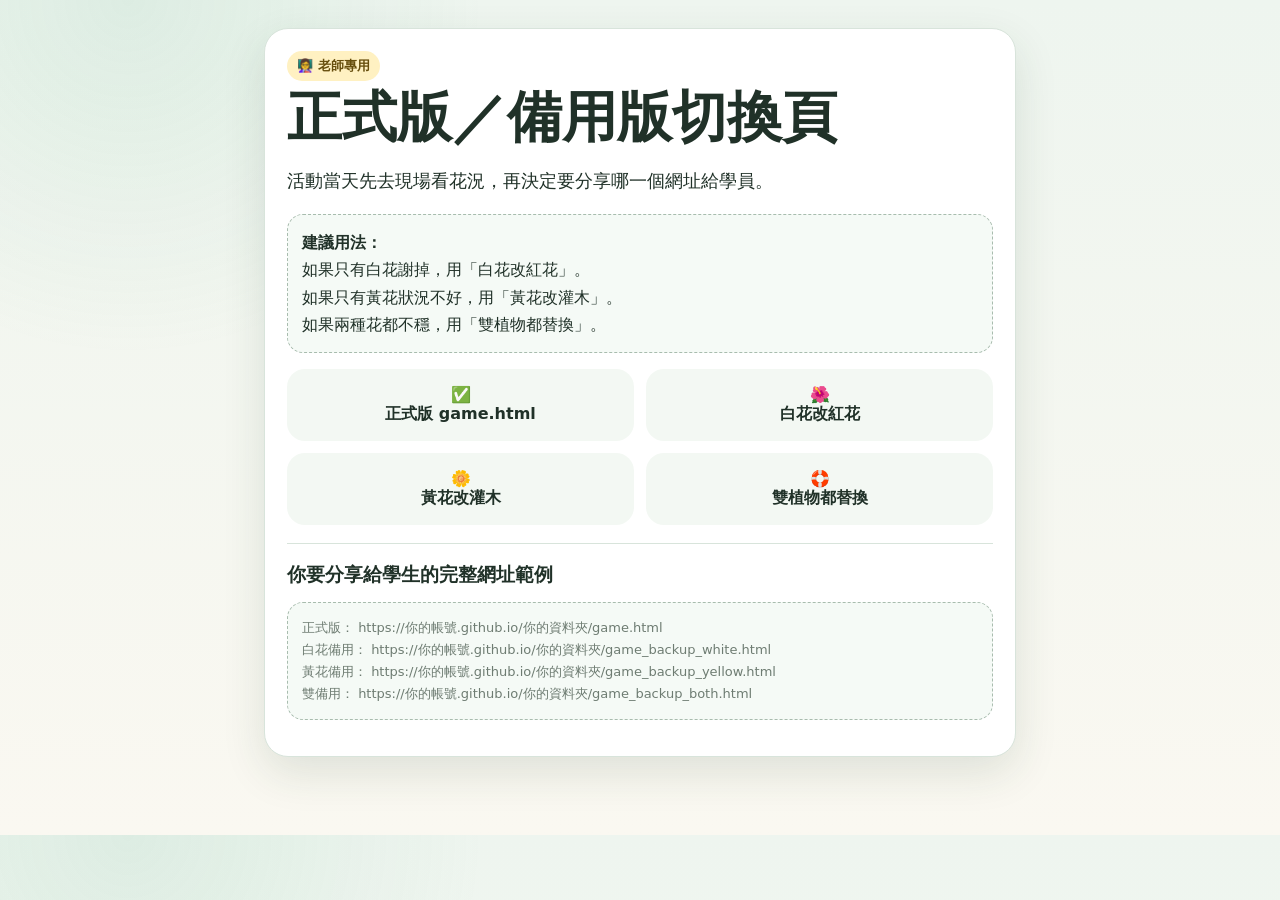
<file: teacher_versions.html>
<!doctype html>
<html lang="zh-Hant"><head>
<meta charset="utf-8"><meta name="viewport" content="width=device-width,initial-scale=1">
<title>老師切換頁｜新勢公園 AI 自然偵探</title><link rel="stylesheet" href="style.css">
</head><body><div class="shell">
<section class="card"><div class="pad">
  <span class="badge">👩‍🏫 老師專用</span>
  <h1>正式版／備用版切換頁</h1>
  <p class="lead">活動當天先去現場看花況，再決定要分享哪一個網址給學員。</p>
  <div class="notice"><b>建議用法：</b><br>如果只有白花謝掉，用「白花改紅花」。<br>如果只有黃花狀況不好，用「黃花改灌木」。<br>如果兩種花都不穩，用「雙植物都替換」。</div>
  <div class="grid2" style="margin-top:16px">
    <a class="infoTile" href="game.html">✅<br>正式版 game.html</a>
    <a class="infoTile" href="game_backup_white.html">🌺<br>白花改紅花</a>
    <a class="infoTile" href="game_backup_yellow.html">🌼<br>黃花改灌木</a>
    <a class="infoTile" href="game_backup_both.html">🛟<br>雙植物都替換</a>
  </div>
  <hr class="sep">
  <h3>你要分享給學生的完整網址範例</h3>
  <div class="notice small">
    正式版： https://你的帳號.github.io/你的資料夾/game.html<br>
    白花備用： https://你的帳號.github.io/你的資料夾/game_backup_white.html<br>
    黃花備用： https://你的帳號.github.io/你的資料夾/game_backup_yellow.html<br>
    雙備用： https://你的帳號.github.io/你的資料夾/game_backup_both.html
  </div>
</div></section>
</div></body></html>
</file>
<file: style.css>
:root{
  --bg:#eef5ef; --ink:#203128; --muted:#6e7c72; --card:#fff;
  --green:#37785c; --green2:#dff0e5; --gold:#e4b857;
  --blue:#488da2; --line:#d8e4db; --danger:#b54c4c;
  --shadow:0 16px 44px rgba(35,65,45,.12);
}
*{box-sizing:border-box}
html{scroll-behavior:smooth}
body{
  margin:0; color:var(--ink);
  font-family:"Noto Sans TC","PingFang TC","Microsoft JhengHei",system-ui,sans-serif;
  background:
    radial-gradient(circle at 10% 0%,rgba(95,177,135,.12),transparent 25%),
    linear-gradient(180deg,#eef5ef,#faf8f1);
}
a{text-decoration:none;color:inherit}
.shell{max-width:780px;margin:auto;padding:14px 14px 64px}
.topbar{
  position:sticky;top:0;z-index:30;padding:10px 0;
  background:rgba(238,245,239,.92);backdrop-filter:blur(12px)
}
.topline{display:flex;align-items:center;justify-content:space-between;gap:12px}
.brand{font-weight:950;letter-spacing:.02em}
.pill{padding:6px 10px;border-radius:999px;background:#22352a;color:#fff;font-size:12px;font-weight:900}
.progress{height:9px;background:#d9e3da;border-radius:999px;overflow:hidden;margin-top:9px}
.progress>i{display:block;width:0;height:100%;background:linear-gradient(90deg,#3e8564,#e8bd60);transition:.35s}
.card{
  background:var(--card);border:1px solid var(--line);border-radius:24px;
  overflow:hidden;margin:14px 0;box-shadow:var(--shadow)
}
.pad{padding:22px}
.hero{min-height:290px;position:relative;background-position:center;background-size:cover;display:flex;align-items:flex-end}
.hero:after{content:"";position:absolute;inset:0;background:linear-gradient(180deg,rgba(10,25,16,.05),rgba(10,25,16,.82))}
.heroText{position:relative;z-index:2;padding:24px;color:white;width:100%}
h1{font-size:clamp(34px,8vw,55px);line-height:1.05;margin:8px 0}
h2{font-size:clamp(25px,6vw,34px);line-height:1.2;margin:5px 0 12px}
h3{margin:16px 0 8px}
p{line-height:1.75}
.lead{font-size:18px}
.small{font-size:13px;color:var(--muted)}
.badge{
  display:inline-flex;align-items:center;gap:6px;padding:6px 10px;border-radius:999px;
  background:#fff1c2;color:#674e0d;font-size:13px;font-weight:950
}
.notice{padding:14px;border:1px dashed #a8bcae;background:#f5faf6;border-radius:16px;margin:14px 0;line-height:1.7}
.btn{
  border:0;border-radius:16px;padding:14px 18px;font:inherit;font-size:17px;font-weight:950;
  cursor:pointer;display:inline-flex;justify-content:center;align-items:center;gap:8px;min-height:52px
}
.btn.primary{background:var(--green);color:white}
.btn.gold{background:var(--gold);color:#3b2c08}
.btn.secondary{background:#eef3ef;color:var(--ink);border:1px solid var(--line)}
.btn.danger{background:#f9eaea;color:#823636;border:1px solid #efc6c6}
.btn.block{width:100%}
.btn:disabled{opacity:.45;cursor:not-allowed}
.actions{display:flex;gap:10px;flex-wrap:wrap;margin-top:14px}.actions .btn{flex:1}
.photo{display:block;width:100%;max-height:460px;object-fit:cover;border-radius:20px;border:1px solid var(--line);margin:14px 0}
.photo.portrait{max-height:520px}
.grid2{display:grid;grid-template-columns:1fr 1fr;gap:12px}
.infoTile{padding:16px;background:#f3f8f3;border-radius:18px;text-align:center;font-weight:900}
.choice{
  width:100%;text-align:left;padding:15px 16px;margin:9px 0;border-radius:15px;
  background:#fbfcfa;border:1px solid var(--line);font:inherit;font-weight:850;cursor:pointer;color:var(--ink)
}
.choice:hover{border-color:#76a888}
.choice.correct{background:#e4f5e8;border-color:#9bd0a8}
.choice.wrong{background:#fff0ee;border-color:#e7b1aa}
.feedback{display:none;margin-top:12px;padding:13px 14px;border-radius:14px;line-height:1.65}
.feedback.show{display:block}.feedback.ok{background:#e5f5e8;border:1px solid #add7b5}.feedback.no{background:#fff0ee;border:1px solid #e8b4ad}
.step{display:flex;gap:12px;align-items:flex-start;margin:12px 0}
.stepNo{width:34px;height:34px;flex:0 0 34px;border-radius:50%;display:grid;place-items:center;background:var(--green);color:white;font-weight:950}
.input{
  width:100%;border:1px solid #bfcfc3;background:white;border-radius:15px;padding:14px 16px;
  font:inherit;font-size:18px;color:var(--ink);outline:none
}
.input:focus{border-color:#5d9d76;box-shadow:0 0 0 4px rgba(93,157,118,.12)}
.taskHead{display:flex;justify-content:space-between;gap:10px;align-items:flex-start}
.routeBadge{white-space:nowrap;background:#25392d;color:white;border-radius:999px;padding:6px 10px;font-size:12px;font-weight:950}
.routeList{display:grid;gap:8px;margin:14px 0}
.routeItem{display:flex;align-items:center;gap:10px;padding:11px 13px;border-radius:14px;background:#f5f8f4}
.routeDot{width:28px;height:28px;border-radius:50%;display:grid;place-items:center;background:#dfeae1;font-weight:900}
.routeItem.done{opacity:.65}.routeItem.current{outline:2px solid #6ca580;background:#ecf6ee}
.iconBadge{
  width:62px;height:62px;border-radius:20px;display:grid;place-items:center;
  background:linear-gradient(145deg,#e9f5ed,#fff3d9);font-size:30px;border:1px solid #d9e6dc
}
.resultGrid{display:grid;grid-template-columns:repeat(4,1fr);gap:8px;margin:18px 0}
.resultGrid div{padding:13px 5px;background:#f2f7f2;border-radius:15px;text-align:center;font-size:25px}
hr.sep{border:0;border-top:1px solid var(--line);margin:18px 0}
@media(max-width:620px){
  .grid2{grid-template-columns:1fr}
  .actions{flex-direction:column}.actions .btn{width:100%}
  .pad{padding:18px 15px}.hero{min-height:250px}
}
</file>
